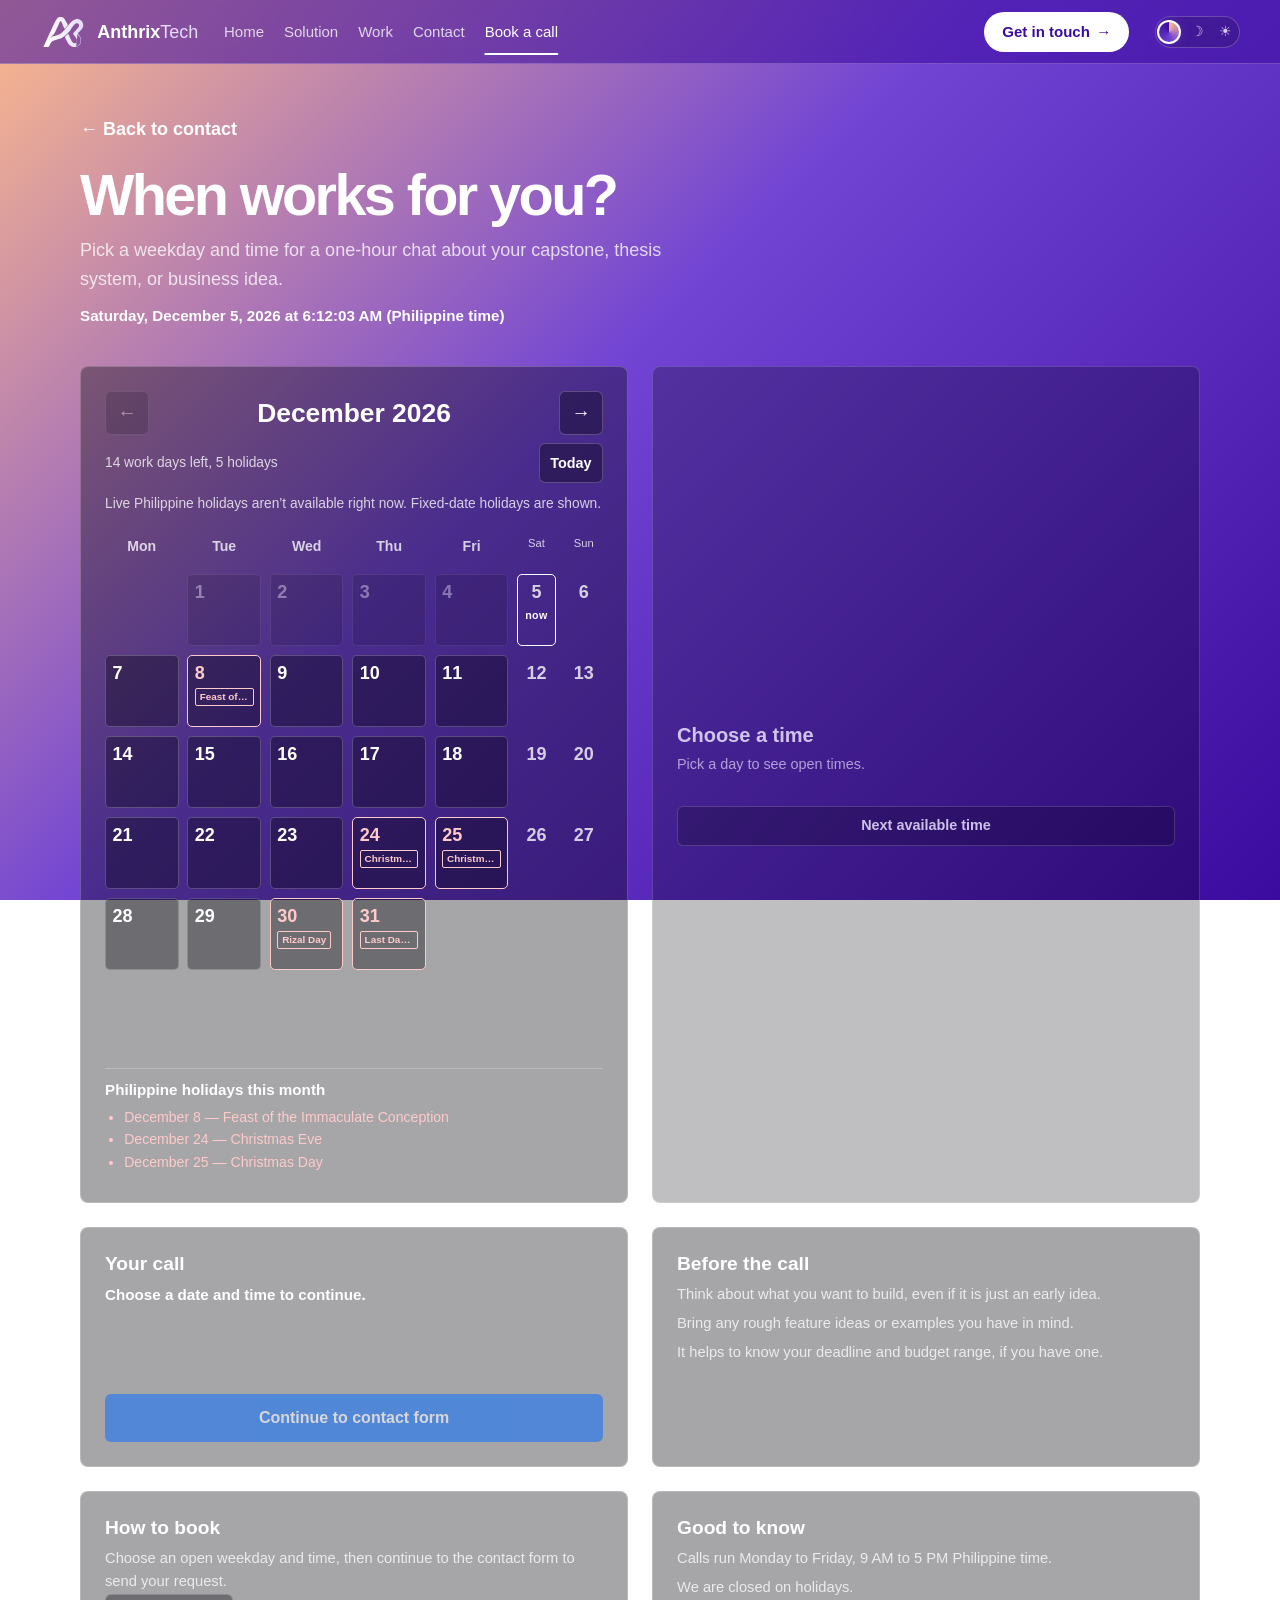
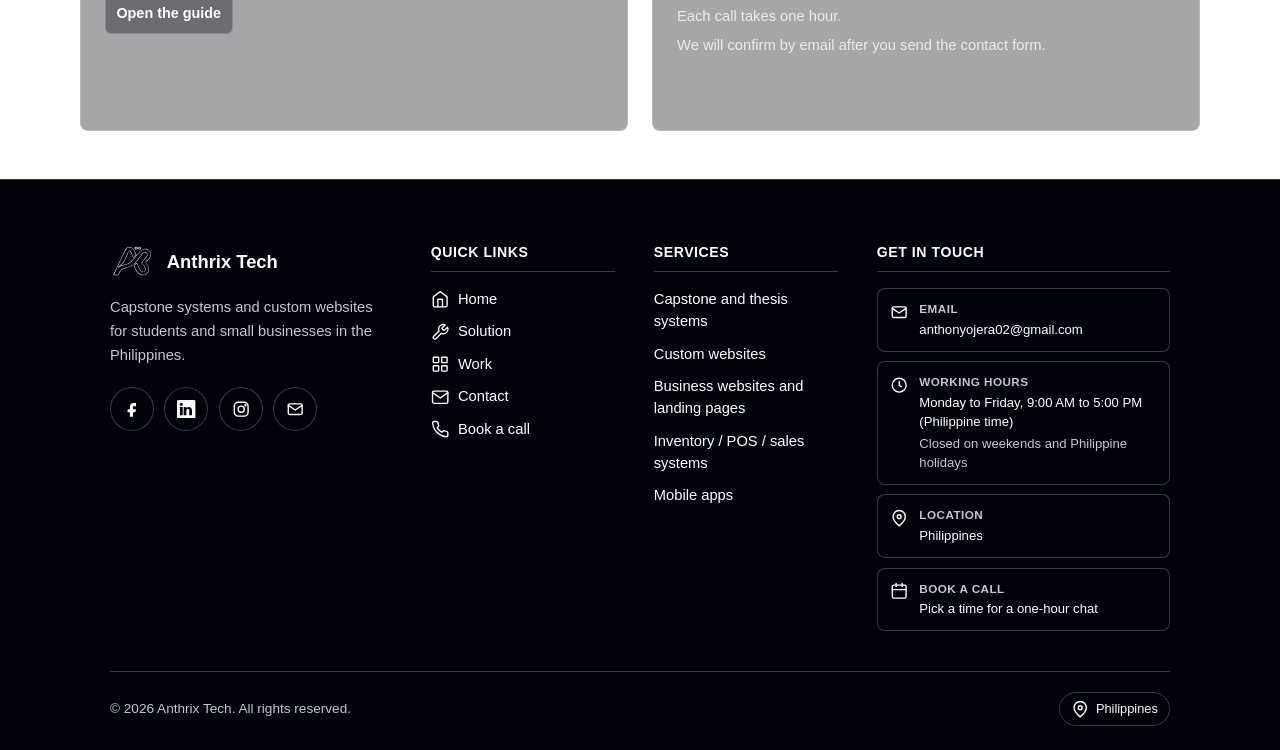
<file: book-a-call.html>
<!DOCTYPE html>
<html lang="en" data-theme="brand">
<head>
  <meta charset="UTF-8">
  <meta name="viewport" content="width=device-width, initial-scale=1, viewport-fit=cover">
  <title>Book a call | Anthrix Tech</title>
  <link rel="icon" href="images/favicon.ico" sizes="any">
  <link rel="icon" href="images/favicon.svg" type="image/svg+xml">
  <link rel="icon" type="image/png" sizes="32x32" href="images/favicon-32.png">
  <link rel="apple-touch-icon" href="images/apple-touch-icon.png">
  <script>
    (function () {
      try {
        var saved = localStorage.getItem("theme");
        document.documentElement.setAttribute("data-theme",
          saved && ["brand", "dark", "light"].indexOf(saved) !== -1 ? saved : "brand");
      } catch (e) {
        document.documentElement.setAttribute("data-theme", "brand");
      }
    })();
  </script>
  <link href="https://cdn.jsdelivr.net/npm/bootstrap@5.3.3/dist/css/bootstrap.min.css" rel="stylesheet">
  <link rel="stylesheet" href="css/styles.css">
  <link rel="stylesheet" href="css/bubble-nav.css">
  <link rel="stylesheet" href="css/book-a-call.css">
</head>
<body>
  <div data-component="top-nav"></div>
  <main>
    <section class="booking-page" id="book-a-call" aria-labelledby="bookingTitle">
      <div class="container booking-container">
        <a class="booking-back" href="contact.html#contact">&larr; Back to contact</a>
        <header class="booking-header">
          <h1 id="bookingTitle">When works for you?</h1>
          <p>Pick a weekday and time for a one-hour chat about your capstone, thesis system, or business idea.</p>
          <p class="manila-clock" id="philippineClock" aria-live="off"></p>
        </header>

        <div class="booking-board">
          <section class="calendar-area" aria-labelledby="calendarHeading">
            <div class="month-heading">
              <button class="month-nav" id="previousMonth" type="button" aria-label="Previous month">&larr;</button>
              <h2 id="calendarHeading" aria-live="polite"></h2>
              <button class="month-nav" id="nextMonth" type="button" aria-label="Next month">&rarr;</button>
            </div>
            <div class="calendar-tools">
              <p class="month-summary" id="monthSummary" aria-live="polite"></p>
              <button class="text-button" id="todayButton" type="button">Today</button>
            </div>
            <div class="holiday-notice-slot">
              <p class="holiday-notice" id="holidayNotice" role="status" hidden></p>
            </div>
            <div class="calendar-grid" id="calendarGrid" role="group" aria-label="Choose a date" aria-keyshortcuts="ArrowLeft ArrowRight ArrowUp ArrowDown PageUp PageDown" tabindex="-1"></div>
            <section class="month-holidays" aria-labelledby="holidayHeading">
              <h3 id="holidayHeading">Philippine holidays this month</h3>
              <ul id="holidayList"></ul>
            </section>
          </section>

          <section class="timeline-area is-idle" id="timelineArea" aria-labelledby="timelineHeading">
            <h2 id="timelineHeading">Choose a time</h2>
            <p class="timeline-prompt" id="timelinePrompt">Pick a day to see open times.</p>
            <p class="timeline-date" id="timelineDate"></p>
            <div class="timeline" id="timeLine" role="group" aria-label="Available one-hour start times"></div>
            <button class="text-button next-available-button" id="nextAvailableButton" type="button">Next available time</button>
          </section>
        </div>

        <div class="booking-details-grid">
          <section class="detail-card your-call-card" aria-labelledby="yourCallHeading">
            <h2 id="yourCallHeading">Your call</h2>
            <p class="selection-summary" id="bookingSummary" aria-live="polite">Choose a date and time to continue.</p>
            <button class="btn btn-primary continue-button" id="continueBooking" type="button" disabled>Continue to contact form</button>
          </section>

          <section class="detail-card before-call-card" aria-labelledby="beforeCallHeading">
            <h2 id="beforeCallHeading">Before the call</h2>
            <p>Think about what you want to build, even if it is just an early idea.</p>
            <p>Bring any rough feature ideas or examples you have in mind.</p>
            <p>It helps to know your deadline and budget range, if you have one.</p>
          </section>

          <section class="detail-card how-to-book-card" aria-labelledby="howToBookHeading">
            <h2 id="howToBookHeading">How to book</h2>
            <p>Choose an open weekday and time, then continue to the contact form to send your request.</p>
            <button class="text-button" id="openGuide" type="button">Open the guide</button>
          </section>

          <section class="detail-card good-to-know-card" aria-labelledby="goodToKnowHeading">
            <h2 id="goodToKnowHeading">Good to know</h2>
            <p>Calls run Monday to Friday, 9 AM to 5 PM Philippine time.</p>
            <p>We are closed on holidays.</p>
            <p>Each call takes one hour.</p>
            <p>We will confirm by email after you send the contact form.</p>
          </section>
        </div>
      </div>
    </section>
  </main>

  <div class="guide-backdrop" id="guideBackdrop" hidden>
    <section class="guide-dialog" id="guideDialog" role="dialog" aria-modal="true" aria-labelledby="guideStepTitle" tabindex="-1">
      <header class="guide-header">
        <div>
          <p class="guide-progress" id="guideProgress" aria-live="polite">Step 1 of 7</p>
          <h2 id="guideStepTitle" tabindex="-1">Pick a work day</h2>
        </div>
        <button class="guide-close" id="closeGuide" type="button" aria-label="Close guide">&times;</button>
      </header>

      <div class="guide-content">
        <figure class="guide-screenshot">
          <img
            class="guide-screenshot-image"
            id="guideScreenshot"
            src="images/manual/step-1.png"
            alt="November 2026 booking calendar with weekday dates and month navigation"
            draggable="false">
          <div class="guide-screenshot-fallback" id="guideScreenshotFallback" hidden>Screenshot coming</div>
          <div class="guide-highlight-layer" id="guideHighlightLayer" aria-hidden="true"></div>
        </figure>
        <ol class="guide-descriptions" id="guideDescriptions" aria-label="What to do on this step"></ol>
        <nav class="guide-step-nav" aria-label="Guide steps">
          <div class="guide-dots" id="guideDots"></div>
          <p class="guide-progress guide-progress-bottom" id="guideProgressBottom">Step 1 of 7</p>
        </nav>
      </div>

      <footer class="guide-controls">
        <button class="text-button" id="guideBack" type="button" disabled>Back</button>
        <button class="btn btn-primary" id="guideNext" type="button">Next</button>
      </footer>
    </section>
  </div>

  <div data-component="footer"></div>
  <script src="js/components.js"></script>
  <script src="js/script.js"></script>
  <script src="js/availability.js"></script>
  <script src="js/book-a-call.js"></script>
  <script src="js/bubble-nav.js" defer></script>
</body>
</html>
</file>
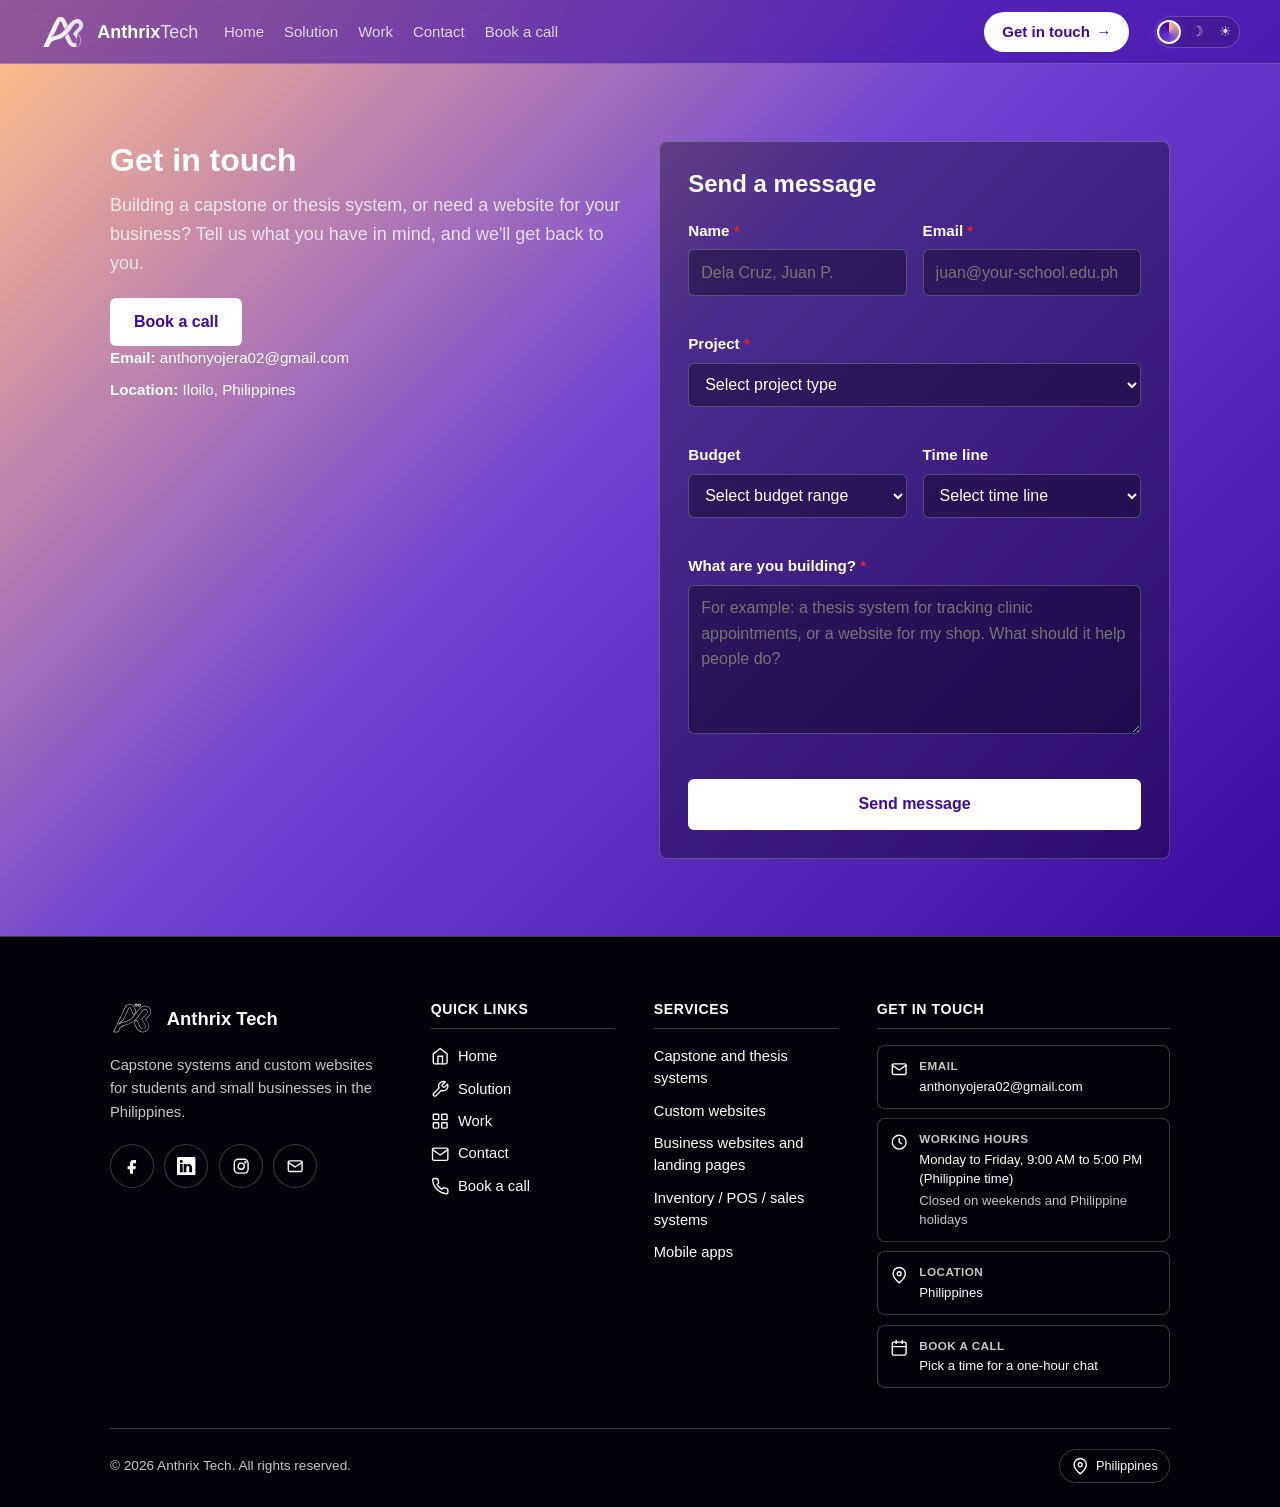
<file: contact.html>
<!DOCTYPE html>
<html lang="en" data-theme="brand">
<head>
  <meta charset="UTF-8">
  <meta name="viewport" content="width=device-width, initial-scale=1, viewport-fit=cover">
  <title>Anthrix Tech</title>
  <link rel="icon" href="images/favicon.ico" sizes="any">
  <link rel="icon" href="images/favicon.svg" type="image/svg+xml">
  <link rel="icon" type="image/png" sizes="32x32" href="images/favicon-32.png">
  <link rel="apple-touch-icon" href="images/apple-touch-icon.png">
  <script>
    (function () {
      try {
        var saved = localStorage.getItem("theme");
        if (saved && ["brand", "dark", "light"].indexOf(saved) !== -1) {
          document.documentElement.setAttribute("data-theme", saved);
        } else {
          document.documentElement.setAttribute("data-theme", "brand");
        }
      } catch (e) {
        document.documentElement.setAttribute("data-theme", "brand");
      }
    })();
  </script>
  <link href="https://cdn.jsdelivr.net/npm/bootstrap@5.3.3/dist/css/bootstrap.min.css" rel="stylesheet" integrity="sha384-QWTKZyjlE5O8YJ+8z8zYJp9BZK7B2qG8W7S5hF7Z5K6B8C9D9E9F9A9B9C9D9E9F9A9B9C9D9E9F9A9B9C9" crossorigin="anonymous">
  <link rel="stylesheet" href="css/styles.css">
  <link rel="stylesheet" href="css/bubble-nav.css">
</head>
<body>
  <div data-component="top-nav"></div>

  <main>
    <section id="contact" class="contact-section">
      <div class="container">
        <div class="contact-inner" id="book-a-call">
          <div class="contact-info">
            <h2>Get in touch</h2>
            <p>Building a capstone or thesis system, or need a website for your business? Tell us what you have in mind, and we'll get back to you.</p>
            <a class="btn btn-primary" href="book-a-call.html">Book a call</a>
            <ul class="contact-details">
              <li><strong>Email:</strong> anthonyojera02@gmail.com</li>
              <li><strong>Location:</strong> Iloilo, Philippines</li>
            </ul>
          </div>

          <form id="contactForm" class="contact-form" novalidate action="https://formspree.io/f/mqppoldb" method="POST">
            <p class="call-booking-summary" id="callBookingSummary" hidden></p>
            <h2>Send a message</h2>
            <input type="hidden" id="callDate" name="call_date" value="">
            <input type="hidden" id="callTime" name="call_time" value="">

            <div class="form-row">
              <div class="field">
                <label for="name">Name <span class="req">*</span></label>
                <input type="text" id="name" name="name" placeholder="Dela Cruz, Juan P." required minlength="2" pattern="[A-Za-zÀ-ÖØ-öø-ÿ][A-Za-zÀ-ÖØ-öø-ÿ.'-]*(?: [A-Za-zÀ-ÖØ-öø-ÿ][A-Za-zÀ-ÖØ-öø-ÿ.'-]*)*,\s*[A-Za-zÀ-ÖØ-öø-ÿ][A-Za-zÀ-ÖØ-öø-ÿ'-]*(?: [A-Za-zÀ-ÖØ-öø-ÿ][A-Za-zÀ-ÖØ-öø-ÿ'-]*)*(?:\s+[A-Za-z]\.)?" aria-invalid="false" aria-describedby="nameError">
                <span class="error" id="nameError" aria-live="polite"></span>
              </div>
              <div class="field">
                <label for="email">Email <span class="req">*</span></label>
                <input type="email" id="email" name="email" placeholder="juan@your-school.edu.ph" required maxlength="254" aria-invalid="false" aria-describedby="emailError">
                <span class="error" id="emailError" aria-live="polite"></span>
              </div>
            </div>

            <div class="field full">
              <label for="project">Project <span class="req">*</span></label>
              <select id="project" name="project" required aria-invalid="false" aria-describedby="projectError">
                <option value="" selected disabled>Select project type</option>
                <option value="capstone-thesis-system">Capstone / thesis system</option>
                <option value="custom-website">Custom website</option>
                <option value="business-website-landing-page">Business website or landing page</option>
                <option value="inventory-pos-sales-system">Inventory / POS / sales system</option>
                <option value="mobile-app">Mobile app</option>
                <option value="other">Other (not listed)</option>
              </select>
              <span class="error" id="projectError" aria-live="polite"></span>
            </div>

            <div class="form-row">
              <div class="field">
                <label for="budget">Budget</label>
                <select id="budget" name="budget" aria-invalid="false" aria-describedby="budgetError">
                  <option value="">Select budget range</option>
                  <option value="under-5k">Under ₱5,000</option>
                  <option value="5k-15k">₱5,000 &ndash; ₱15,000</option>
                  <option value="15k-30k">₱15,000 &ndash; ₱30,000</option>
                  <option value="30k-60k">₱30,000 &ndash; ₱60,000</option>
                  <option value="over-60k">Over ₱60,000</option>
                  <option value="not-sure">Not sure yet</option>
                </select>
                <span class="error" id="budgetError" aria-live="polite"></span>
              </div>
              <div class="field">
                <label for="timeline">Time line</label>
                <select id="timeline" name="timeline" aria-invalid="false" aria-describedby="timelineError">
                  <option value="">Select time line</option>
                  <option value="asap">As soon as possible</option>
                  <option value="1-month">Within 1 month</option>
                  <option value="3-months">Within 3 months</option>
                  <option value="6-months">Within 6 months</option>
                  <option value="flexible">Flexible</option>
                </select>
                <span class="error" id="timelineError"></span>
              </div>
            </div>

            <div class="field full">
              <label for="building">What are you building? <span class="req">*</span></label>
              <textarea id="building" name="building" rows="5" placeholder="For example: a thesis system for tracking clinic appointments, or a website for my shop. What should it help people do?" required minlength="10" aria-invalid="false" aria-describedby="buildingError"></textarea>
              <span class="error" id="buildingError" aria-live="polite"></span>
            </div>

            <button type="submit" class="btn btn-primary btn-submit" id="submitBtn">Send message</button>
            <div class="form-message" id="formMessage"></div>
          </form>
        </div>
      </div>
    </section>
  </main>
  <div data-component="footer"></div>
  <script src="js/components.js"></script>
  <script src="js/script.js"></script>
  <script src="js/bubble-nav.js" defer></script>
</body>
</html>
</file>
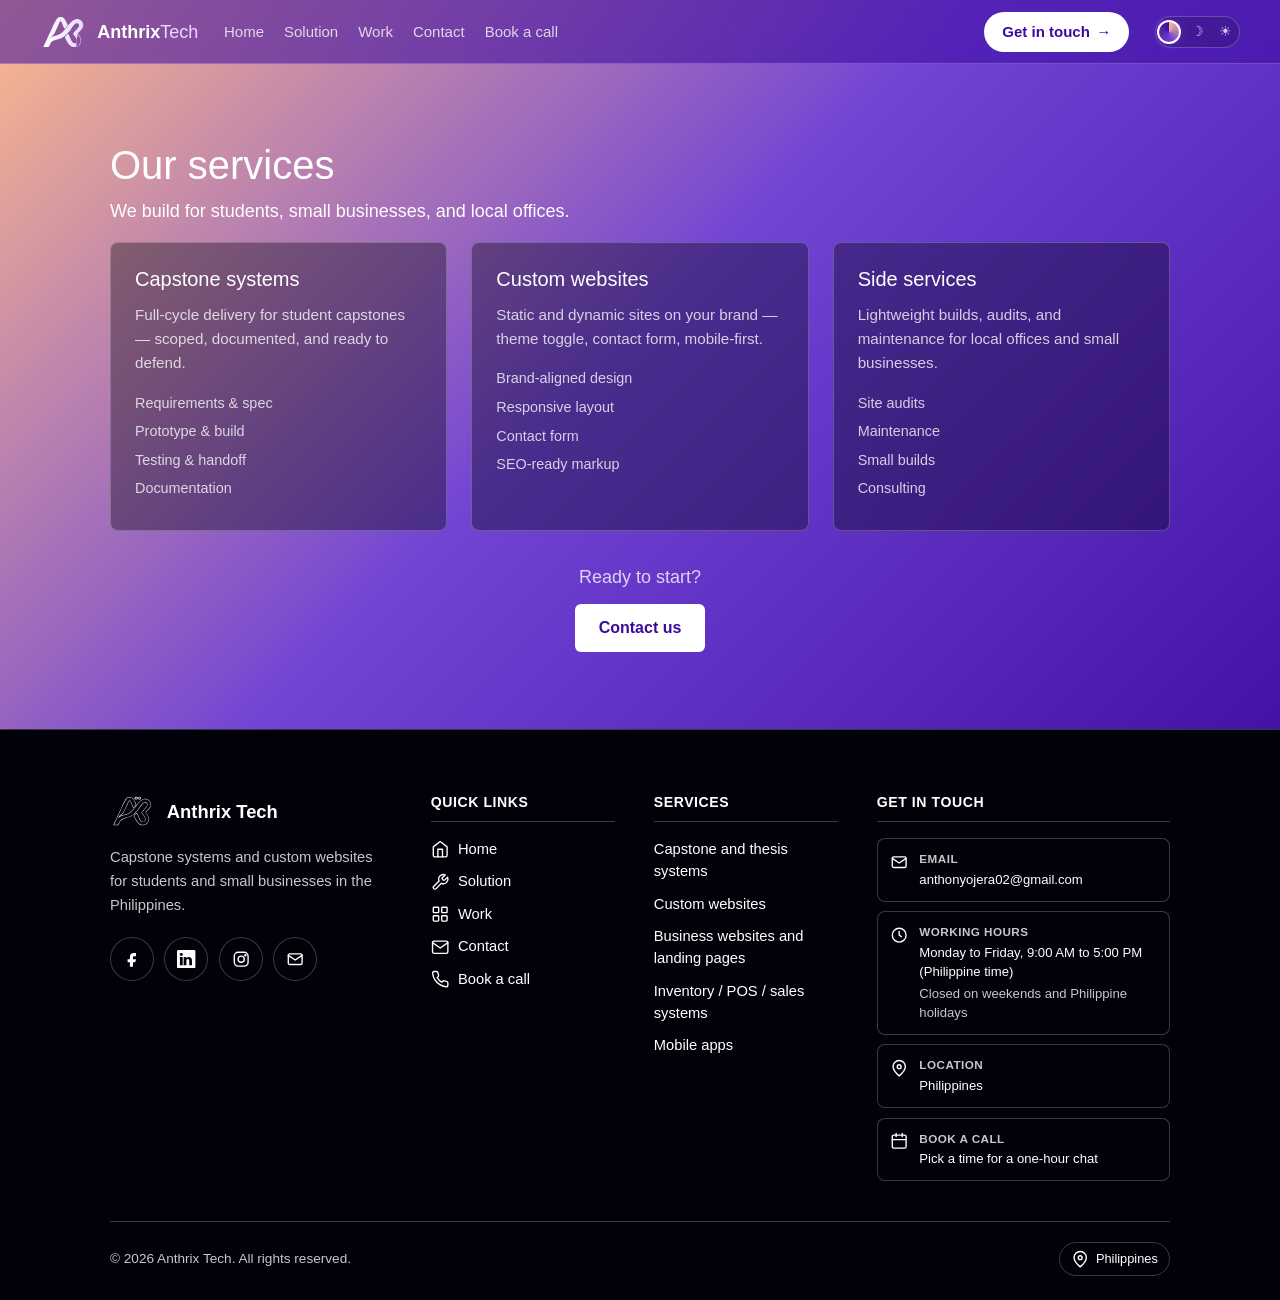
<file: services.html>
<!DOCTYPE html>
<html lang="en" data-theme="brand">
<head>
  <meta charset="UTF-8">
  <meta name="viewport" content="width=device-width, initial-scale=1, viewport-fit=cover">
  <title>Anthrix Tech</title>
  <link rel="icon" href="images/favicon.ico" sizes="any">
  <link rel="icon" href="images/favicon.svg" type="image/svg+xml">
  <link rel="icon" type="image/png" sizes="32x32" href="images/favicon-32.png">
  <link rel="apple-touch-icon" href="images/apple-touch-icon.png">
  <script>
    (function () {
      try {
        var saved = localStorage.getItem("theme");
        if (saved && ["brand", "dark", "light"].indexOf(saved) !== -1) {
          document.documentElement.setAttribute("data-theme", saved);
        } else {
          document.documentElement.setAttribute("data-theme", "brand");
        }
      } catch (e) {
        document.documentElement.setAttribute("data-theme", "brand");
      }
    })();
  </script>
  <link href="https://cdn.jsdelivr.net/npm/bootstrap@5.3.3/dist/css/bootstrap.min.css" rel="stylesheet" integrity="sha384-QWTKZyjlE5O8YJ+8z8zYJp9BZK7B2qG8W7S5hF7Z5K6B8C9D9E9F9A9B9C9D9E9F9A9B9C9D9E9F9A9B9C9" crossorigin="anonymous">
  <link rel="stylesheet" href="css/styles.css">
  <link rel="stylesheet" href="css/bubble-nav.css">
</head>
<body>
  <div data-component="top-nav"></div>

  <main>
    <section id="solution" class="services-section">
      <div class="container">
        <h1>Our services</h1>
        <p>We build for students, small businesses, and local offices.</p>

        <div class="service-grid">
          <div class="service-card">
            <h3>Capstone systems</h3>
            <p>Full-cycle delivery for student capstones &mdash; scoped, documented, and ready to defend.</p>
            <ul class="service-list">
              <li>Requirements &amp; spec</li>
              <li>Prototype &amp; build</li>
              <li>Testing &amp; handoff</li>
              <li>Documentation</li>
            </ul>
          </div>
          <div class="service-card">
            <h3>Custom websites</h3>
            <p>Static and dynamic sites on your brand &mdash; theme toggle, contact form, mobile-first.</p>
            <ul class="service-list">
              <li>Brand-aligned design</li>
              <li>Responsive layout</li>
              <li>Contact form</li>
              <li>SEO-ready markup</li>
            </ul>
          </div>
          <div class="service-card">
            <h3>Side services</h3>
            <p>Lightweight builds, audits, and maintenance for local offices and small businesses.</p>
            <ul class="service-list">
              <li>Site audits</li>
              <li>Maintenance</li>
              <li>Small builds</li>
              <li>Consulting</li>
            </ul>
          </div>
        </div>

        <div class="cta">
          <p>Ready to start?</p>
          <a href="contact.html" class="btn btn-primary">Contact us</a>
        </div>
      </div>
    </section>
  </main>
  <div data-component="footer"></div>
  <script src="js/components.js"></script>
  <script src="js/script.js"></script>
  <script src="js/bubble-nav.js" defer></script>
</body>
</html>
</file>
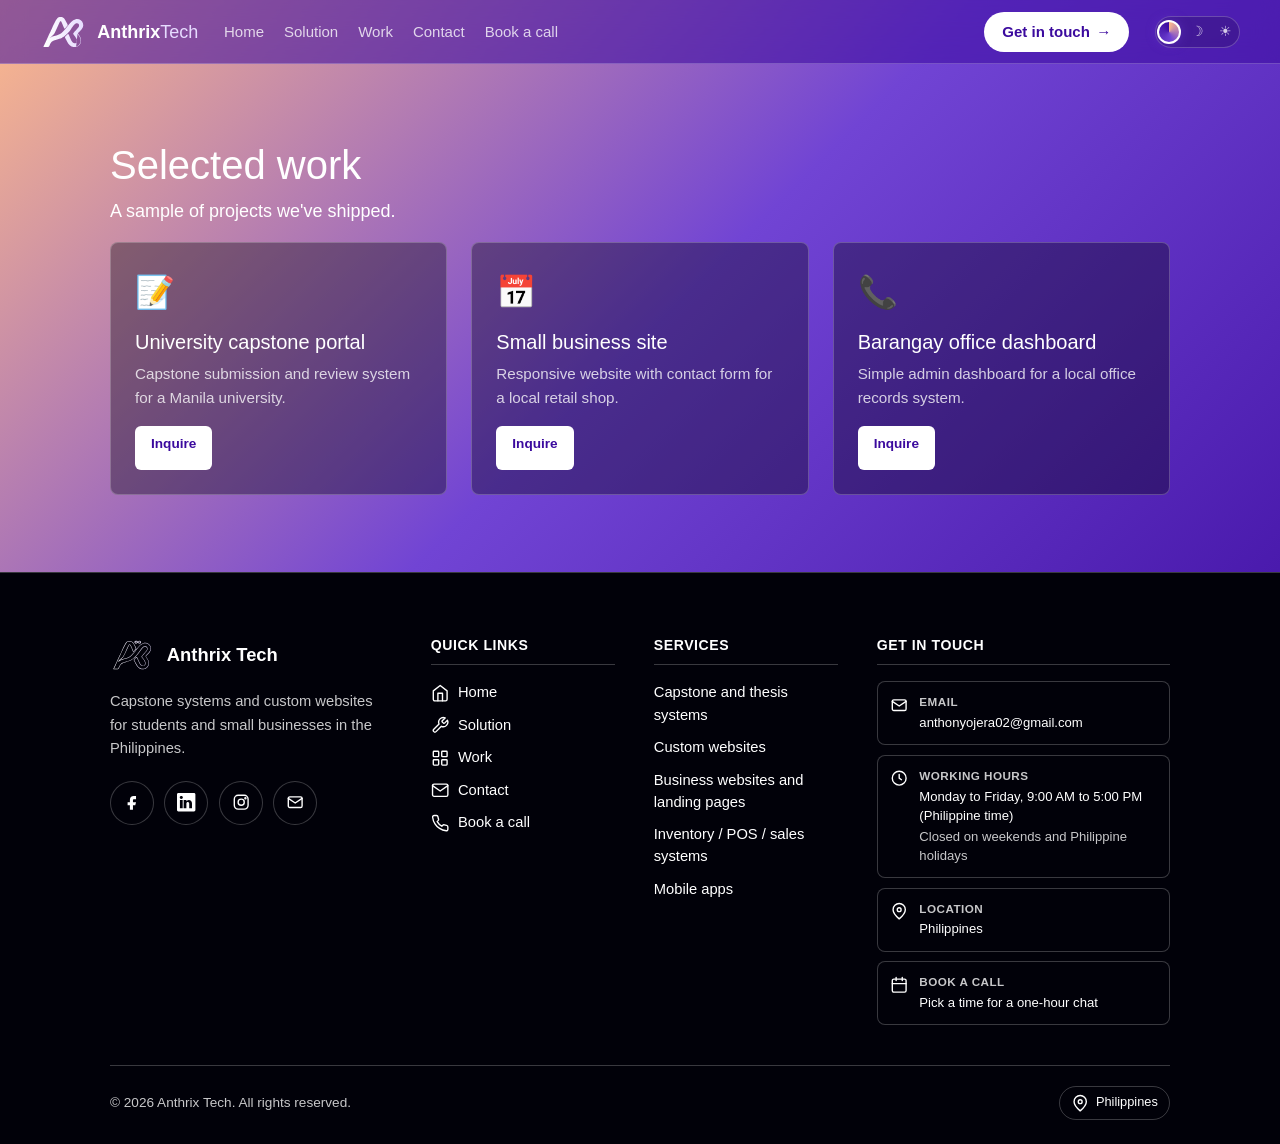
<file: work.html>
<!DOCTYPE html>
<html lang="en" data-theme="brand">
<head>
  <meta charset="UTF-8">
  <meta name="viewport" content="width=device-width, initial-scale=1, viewport-fit=cover">
  <title>Anthrix Tech</title>
  <link rel="icon" href="images/favicon.ico" sizes="any">
  <link rel="icon" href="images/favicon.svg" type="image/svg+xml">
  <link rel="icon" type="image/png" sizes="32x32" href="images/favicon-32.png">
  <link rel="apple-touch-icon" href="images/apple-touch-icon.png">
  <script>
    (function () {
      try {
        var saved = localStorage.getItem("theme");
        if (saved && ["brand", "dark", "light"].indexOf(saved) !== -1) {
          document.documentElement.setAttribute("data-theme", saved);
        } else {
          document.documentElement.setAttribute("data-theme", "brand");
        }
      } catch (e) {
        document.documentElement.setAttribute("data-theme", "brand");
      }
    })();
  </script>
  <link href="https://cdn.jsdelivr.net/npm/bootstrap@5.3.3/dist/css/bootstrap.min.css" rel="stylesheet" integrity="sha384-QWTKZyjlE5O8YJ+8z8zYJp9BZK7B2qG8W7S5hF7Z5K6B8C9D9E9F9A9B9C9D9E9F9A9B9C9D9E9F9A9B9C9" crossorigin="anonymous">
  <link rel="stylesheet" href="css/styles.css">
  <link rel="stylesheet" href="css/bubble-nav.css">
</head>
<body>
  <div data-component="top-nav"></div>

  <main>
    <section id="work" class="work-section">
      <div class="container">
        <h1>Selected work</h1>
        <p>A sample of projects we've shipped.</p>

        <div class="work-grid">
          <article class="work-card">
            <div class="work-thumb">&#128221;</div>
            <h3>University capstone portal</h3>
            <p>Capstone submission and review system for a Manila university.</p>
            <a href="contact.html?project=capstone-portal" class="btn btn-primary" style="font-size:0.85rem;padding:0.5rem 1rem;">Inquire</a>
          </article>
          <article class="work-card">
            <div class="work-thumb">&#128197;</div>
            <h3>Small business site</h3>
            <p>Responsive website with contact form for a local retail shop.</p>
            <a href="contact.html?project=small-biz-site" class="btn btn-primary" style="font-size:0.85rem;padding:0.5rem 1rem;">Inquire</a>
          </article>
          <article class="work-card">
            <div class="work-thumb">&#128222;</div>
            <h3>Barangay office dashboard</h3>
            <p>Simple admin dashboard for a local office records system.</p>
            <a href="contact.html?project=barangay-dashboard" class="btn btn-primary" style="font-size:0.85rem;padding:0.5rem 1rem;">Inquire</a>
          </article>
        </div>
      </div>
    </section>
  </main>
  <div data-component="footer"></div>
  <script src="js/components.js"></script>
  <script src="js/script.js"></script>
  <script src="js/bubble-nav.js" defer></script>
</body>
</html>
</file>
<file: css/styles.css>
/* Anthrix Tech - Static site styles */

/* ============================================================
   1. RESET & BASE
   ============================================================ */
*, *::before, *::after {
  box-sizing: border-box;
  margin: 0;
  padding: 0;
}

html {
  -webkit-text-size-adjust: 100%;
  text-size-adjust: 100%;
  scroll-behavior: smooth;
  scroll-padding-top: var(--nav-height);
  --nav-height: 64px;
}

@media (prefers-reduced-motion: reduce) {
  html {
    scroll-behavior: auto;
  }
}

/* ============================================================
   2. THEME COLORS (3 themes: brand, dark, light)
      Edit colors here to rebrand. Default = brand.
      --tech-color controls the color of the word "Tech" in the nav.
   ============================================================ */

/* Brand theme - DEFAULT */
html[data-theme="brand"] {
  --bg: linear-gradient(135deg, #FDBA8C 0%, #7144D4 45%, #3B0A9E 100%);
  --surface: rgba(1, 1, 9, 0.35);
  --text: #FFFFFF;
  --muted: rgba(255, 255, 255, 0.78);
  --accent: #FFFFFF;
  --btn: #FFFFFF;
  --on-btn: #3B0A9E;
  --border: rgba(255, 255, 255, 0.22);
  /* Logo gradient colors per theme */
  --logo-a: #FFFFFF;
  --logo-b: #E6DCFF;
  /* "Tech" wordmark color */
  --tech-color: #E6DCFF;
}

/* Black theme */
html[data-theme="dark"] {
  --bg: #010109;
  --surface: #0E0E1F;
  --text: #F2F2F0;
  --muted: #A3A3B8;
  --accent: #8B93FF;
  --btn: #2B36D9;
  --on-btn: #FFFFFF;
  --border: rgba(242, 242, 240, 0.14);
  /* Logo gradient colors per theme */
  --logo-a: #8B93FF;
  --logo-b: #C9B8FF;
  /* "Tech" wordmark color */
  --tech-color: #C9B8FF;
}

/* White theme */
html[data-theme="light"] {
  --bg: #F2F2F0;
  --surface: #FFFFFF;
  --text: #010109;
  --muted: #52525F;
  --accent: #2B36D9;
  --btn: #2B36D9;
  --on-btn: #FFFFFF;
  --border: rgba(1, 1, 9, 0.12);
  /* Logo gradient colors per theme */
  --logo-a: #2B36D9;
  --logo-b: #6F86E8;
  /* "Tech" wordmark color */
  --tech-color: #6F86E8;
}

/* ============================================================
   3. BODY & GLOBAL
   ============================================================ */
body {
  margin: 0;
  overflow-x: hidden;
  font-family: -apple-system, BlinkMacSystemFont, "Segoe UI", Roboto,
    "Helvetica Neue", Arial, sans-serif;
  color: var(--text);
  line-height: 1.6;
  background: var(--bg);
  background-attachment: fixed;
  transition: background 0.3s ease, color 0.3s ease;
  font-size: clamp(1rem, 1.6vw, 1.125rem);
}

img, svg, video, canvas, iframe {
  max-width: 100%;
  height: auto;
  display: block;
}

/* Shared container used by nav, hero, every section, and footer */
:root {
  --gutter: clamp(16px, 4vw, 40px);
}

.container {
  width: min(100% - 2 * var(--gutter), 1280px);
  margin-inline: auto;
  padding-inline: var(--gutter);
}

/* Soft dark overlay behind text areas on Brand theme so white text stays readable */
html[data-theme="brand"] .text-overlay {
  background: rgba(1, 1, 9, 0.25);
  border-radius: 8px;
}

a {
  color: var(--accent);
  text-decoration: none;
}
a:hover {
  text-decoration: underline;
}

/* Focus styles for keyboard accessibility */
*:focus-visible {
  outline: 2px solid var(--accent);
  outline-offset: 2px;
}

/* ============================================================
   4. TOP NAVIGATION BAR
      768px and up  -> full top navigation (this section)
      Phones        -> floating bubble navigation (bubble-nav.css)
   ============================================================ */

.site-nav {
  position: sticky;
  top: 0;
  z-index: 1000;
  height: var(--nav-height, 76px);
  backdrop-filter: blur(12px);
  -webkit-backdrop-filter: blur(12px);
  border-bottom: 1px solid var(--border);
  transition: background 0.3s ease, border-color 0.3s ease;
}

html[data-theme="brand"] .site-nav {
  background: rgba(59, 10, 158, 0.55);
}
html[data-theme="dark"] .site-nav {
  background: rgba(1, 1, 9, 0.72);
}
html[data-theme="light"] .site-nav {
  background: rgba(242, 242, 240, 0.82);
}

.nav-inner {
  display: flex;
  align-items: center;
  flex-wrap: nowrap;
  height: 100%;
  width: 100%;
  margin: 0;
  padding: 0 var(--gutter);
  gap: clamp(12px, 2vw, 28px);
  justify-content: flex-start;
}

/* Brand: logo + wordmark */
.brand {
  display: flex;
  align-items: center;
  gap: 10px; /* space between the logo and the wordmark only */
  flex-shrink: 0;
  text-decoration: none;
}

.logo {
  height: 36px;
  width: auto;
  display: block;
  overflow: visible;
}

/* Wordmark: "Anthrix" + "Tech" sit flush together (AnthrixTech) */
.brand-name {
  display: flex;
  align-items: center;
  gap: 0;
  column-gap: 0;
  white-space: nowrap;
  word-spacing: 0;
  letter-spacing: 0;
  font-size: clamp(1rem, 1.3vw, 1.15rem);
}

.brand-main {
  margin: 0;
  padding: 0;
  font-weight: 700;
  color: var(--text);
  line-height: 1;
}

.brand-sub {
  margin: 0;
  padding: 0;
  font-weight: 500;
  color: var(--tech-color);
  line-height: 1;
}

/* Nav menu */
.nav-menu {
  display: flex;
  align-items: center;
  gap: 20px;
  flex: 1 1 auto;
  min-width: 0;
}

.nav-links {
  display: flex;
  gap: 20px;
  list-style: none;
  margin: 0;
  padding: 0;
}

.nav-links li a {
  font-size: 0.95rem;
  font-weight: 500;
  color: var(--muted);
  white-space: nowrap;
  text-decoration: none;
  position: relative;
  display: inline-block;
  transition: color 0.3s ease, transform 0.3s ease;
}

.nav-links li a:hover,
.nav-links li a:focus-visible {
  color: var(--accent);
  transform: translateY(-1px);
}

.nav-links li a::after {
  content: "";
  position: absolute;
  bottom: -1px;
  left: 50%;
  width: 0;
  height: 2px;
  background: var(--accent);
  border-radius: 2px;
  transition: width 0.3s ease, left 0.3s ease;
  transform: translateX(-50%);
}

.nav-links li a:hover::after,
.nav-links li a:focus-visible::after {
  width: 100%;
}

.nav-links li a.active {
  color: var(--accent);
}

.nav-links li a.active::after {
  width: 100%;
}

@media (prefers-reduced-motion: reduce) {
  .nav-links li a,
  .nav-links li a::after {
    transition: none !important;
  }
  .nav-links li a:hover,
  .nav-links li a:focus-visible {
    transform: none;
  }
}

.nav-link-book {
  font-size: 0.95rem;
  font-weight: 500;
  color: var(--muted);
  white-space: nowrap;
  text-decoration: none;
}

.nav-link-book:hover {
  color: var(--text);
}

/* Theme switcher - reused markup, compact */
.theme-segmented {
  display: flex;
  gap: 0.25rem;
  background: rgba(0, 0, 0, 0.15);
  padding: 0.2rem;
  border-radius: 20px;
  border: 1px solid var(--border);
  height: 36px;
  flex-shrink: 0;
}

.theme-option {
  width: 28px;
  height: 28px;
  border-radius: 50%;
  border: none;
  background: transparent;
  cursor: pointer;
  display: flex;
  align-items: center;
  justify-content: center;
  color: var(--muted);
  transition: all 0.2s ease;
  font-size: 0.9rem;
}

.theme-option:hover {
  background: rgba(255, 255, 255, 0.1);
  color: var(--text);
}

.theme-option[aria-checked="true"] {
  background: var(--btn);
  color: var(--on-btn);
  box-shadow: 0 0 12px rgba(113, 68, 212, 0.4);
}

/* Icon-only theme buttons - gradient dot, moon, sun */
.theme-icon-brand {
  background: conic-gradient(
    from 0deg,
    #FDBA8C 0%,
    #7144D4 45%,
    #3B0A9E 100%
  );
  width: 20px;
  height: 20px;
  border-radius: 50%;
  display: inline-block;
}
.theme-icon-moon {
  font-size: 0.85rem;
}
.theme-icon-sun {
  font-size: 0.85rem;
}

/* Get in touch button (top nav, tablet + desktop) */
.btn-touch.btn-touch--desktop {
  display: inline-flex;
  align-items: center;
  justify-content: center;
  gap: 0.4rem;
  flex-shrink: 0;
  margin-left: auto;
  padding: 0.7rem 1.25rem;
  font-size: 0.95rem;
  background: var(--btn);
  color: var(--on-btn);
  border-radius: 999px;
  text-decoration: none;
  border: none;
  cursor: pointer;
  transition: all 0.2s ease;
}

.btn-touch.btn-touch--desktop:hover {
  background: var(--accent);
  color: var(--on-btn);
  text-decoration: none;
  transform: translateY(-1px);
}

/* Tablet: tighten spacing so the full top nav fits */
@media (min-width: 768px) and (max-width: 1179px) {
  .nav-links { gap: 20px; }
  .nav-links li a { font-size: 15px; }
}

/* Narrow tablet: drop the CTA button so nothing overflows */
@media (min-width: 768px) and (max-width: 1023px) {
  html {
    --nav-height: 56px;
  }
  .site-nav {
    height: var(--nav-height);
  }
  .btn-touch--desktop { display: none; }
}

/* Under 380px: hide only "Tech", never the logo */
@media (max-width: 380px) {
  .brand-sub {
    display: none;
  }
}

/* Ensure nothing ever pushes past the viewport on any device */
@media (max-width: 767px) {
  .nav-inner {
    flex-wrap: nowrap;
  }
  .brand {
    flex-shrink: 1;
    min-width: 0;
  }
  .brand-name {
    flex-shrink: 1;
    min-width: 0;
  }
}

/* ============================================================
   5. SHARED FOOTER
   ============================================================ */
.site-footer {
  margin-top: auto;
  padding: clamp(2.5rem, 5vw, 4rem) 0 1.5rem;
  border-top: 1px solid var(--border);
  background: rgb(from var(--surface) r g b / 1);
  color: var(--text);
}

.footer-inner {
  display: block;
}

.footer-main {
  display: grid;
  grid-template-columns: minmax(0, 1.3fr) minmax(0, 0.85fr) minmax(0, 0.85fr) minmax(0, 1.35fr);
  gap: clamp(1.5rem, 3vw, 3rem);
}

.footer-brand-column {
  min-width: 0;
}

.footer-brand {
  display: flex;
  align-items: center;
  gap: 0.75rem;
  width: fit-content;
  color: var(--text);
  font-size: 1.15rem;
  font-weight: 750;
  text-decoration: none;
}

.footer-brand-mark {
  display: block;
  flex: 0 0 2.8rem;
  width: 2.8rem;
  height: 2.2rem;
  background: linear-gradient(90deg, var(--logo-a), var(--logo-b));
  -webkit-mask: url("../images/anthrix-tech-mark.svg") center / contain no-repeat;
  mask: url("../images/anthrix-tech-mark.svg") center / contain no-repeat;
}

.footer-tagline {
  max-width: 34ch;
  margin: 1.1rem 0 1.25rem;
  color: var(--muted);
  font-size: 0.92rem;
}

.footer-socials {
  display: flex;
  gap: 0.65rem;
}

.footer-social-link {
  display: grid;
  width: 2.75rem;
  height: 2.75rem;
  place-items: center;
  border: 1px solid var(--border);
  border-radius: 50%;
  background: rgb(from var(--surface) r g b / 1);
  color: var(--text);
}

.footer-social-link svg,
.footer-quick-links svg,
.footer-contact-card > svg,
.footer-location-pill svg {
  width: 1.15rem;
  height: 1.15rem;
  flex: 0 0 auto;
  fill: none;
  stroke: currentColor;
  stroke-width: 1.8;
  stroke-linecap: round;
  stroke-linejoin: round;
}

.footer-social-link:first-child svg {
  fill: currentColor;
  stroke: none;
}

.footer-social-link .bi-linkedin {
  fill: currentColor;
  stroke: none;
}

.footer-link-column,
.footer-contact-column {
  min-width: 0;
}

.footer-column-heading {
  margin: 0 0 1rem;
  padding-bottom: 0.65rem;
  border-bottom: 1px solid var(--border);
  color: var(--text);
  font-size: 0.88rem;
  font-weight: 700;
  letter-spacing: 0.04em;
  text-transform: uppercase;
}

.footer-link-list {
  display: grid;
  gap: 0.65rem;
  margin: 0;
  padding: 0;
  list-style: none;
}

.footer-link-list a {
  display: flex;
  align-items: flex-start;
  gap: 0.55rem;
  color: var(--text);
  font-size: 0.92rem;
  line-height: 1.5;
  text-decoration: none;
}

.footer-quick-links svg {
  margin-top: 0.15rem;
}

.footer-contact-cards {
  display: grid;
  gap: 0.6rem;
}

.footer-contact-card {
  display: flex;
  align-items: flex-start;
  gap: 0.7rem;
  min-width: 0;
  padding: 0.75rem;
  border: 1px solid var(--border);
  border-radius: 8px;
  background: rgb(from var(--surface) r g b / 1);
  color: var(--text);
  text-decoration: none;
}

.footer-contact-card > svg {
  margin-top: 0.1rem;
}

.footer-card-copy {
  display: grid;
  gap: 0.15rem;
  min-width: 0;
}

.footer-card-label {
  color: var(--muted);
  font-size: 0.73rem;
  font-weight: 700;
  letter-spacing: 0.04em;
  line-height: 1.4;
  text-transform: uppercase;
}

.footer-card-value,
.footer-card-note {
  overflow-wrap: anywhere;
  color: var(--text);
  font-size: 0.82rem;
  line-height: 1.45;
}

.footer-card-note {
  color: var(--muted);
}

.footer-bottom {
  display: flex;
  align-items: center;
  justify-content: space-between;
  gap: 1rem;
  margin-top: 2.5rem;
  padding-top: 1.25rem;
  border-top: 1px solid var(--border);
}

.footer-copy {
  margin: 0;
  font-size: 0.85rem;
  color: var(--muted);
}

.footer-location-pill {
  display: inline-flex;
  align-items: center;
  gap: 0.4rem;
  padding: 0.35rem 0.7rem;
  border: 1px solid var(--border);
  border-radius: 999px;
  color: var(--text);
  font-size: 0.8rem;
  white-space: nowrap;
}

.footer-social-link:hover,
.footer-contact-card[href]:hover {
  border-color: var(--accent);
  background: var(--btn);
  color: var(--on-btn);
  text-decoration: none;
}

.footer-contact-card[href]:hover .footer-card-label,
.footer-contact-card[href]:hover .footer-card-value,
.footer-contact-card[href]:hover .footer-card-note {
  color: var(--on-btn);
}

.site-footer a {
  transition: color 150ms ease, background-color 150ms ease, border-color 150ms ease;
}

.footer-brand:hover,
.footer-link-list a:hover {
  color: var(--accent);
  text-decoration: underline;
  text-underline-offset: 0.2em;
}

@media (max-width: 1023px) {
  .footer-main {
    grid-template-columns: repeat(2, minmax(0, 1fr));
    gap: 2rem;
  }
}

@media (max-width: 639px) {
  .footer-main {
    grid-template-columns: minmax(0, 1fr);
    gap: 1.75rem;
  }

  .footer-contact-card {
    width: 100%;
  }

  .footer-bottom {
    align-items: flex-start;
    flex-direction: column;
  }
}

@media (prefers-reduced-motion: reduce) {
  .site-footer a {
    transition: none;
  }
}

/* ============================================================
   6. EXISTING SECTION STYLES (updated to use theme variables)
   ============================================================ */

/* Hero */
.hero {
  padding: clamp(3rem, calc(var(--nav-height) + 6vw), calc(var(--nav-height) + 7rem)) 0 clamp(3rem, 6vw, 5rem);
  text-align: center;
  min-height: 100svh;
  min-height: 100vh;
  display: flex;
  flex-direction: column;
  justify-content: center;
}
.hero h1 {
  font-size: clamp(2.2rem, 7vw, 5.2rem);
  font-weight: 800;
  line-height: 1.1;
  margin: 0 0 1rem;
  color: var(--text);
}
.hero p {
  font-size: clamp(1rem, 1.6vw, 1.125rem);
  color: var(--muted);
  margin: 0 0 1.75rem;
  max-width: 52ch;
  margin-left: auto;
  margin-right: auto;
}

/* Buttons */
.btn {
  display: inline-block;
  padding: 0.75rem 1.5rem;
  border-radius: 6px;
  font-weight: 600;
  font-size: clamp(0.95rem, 1.6vw, 1rem);
  cursor: pointer;
  border: none;
  transition: background 0.2s;
  min-height: 44px;
}
.btn-primary {
  background: var(--btn);
  color: var(--on-btn);
}
.btn-primary:hover {
  background: var(--accent);
  text-decoration: none;
}

/* Features */
.features {
  padding: clamp(2.5rem, 6vw, 4rem) 0;
  background: var(--bg);
}
.feature-grid {
  display: grid;
  grid-template-columns: repeat(auto-fit, minmax(min(100%, 260px), 1fr));
  gap: clamp(1rem, 2vw, 1.5rem);
}
.feature-card {
  background: var(--surface);
  border: 1px solid var(--border);
  border-radius: 8px;
  padding: clamp(1rem, 2vw, 1.5rem);
}
.feature-card h3 {
  margin: 0 0 0.75rem;
  font-size: 1.1rem;
  color: var(--text);
}
.feature-card p {
  margin: 0;
  font-size: 0.95rem;
  color: var(--muted);
}

/* Contact */
.contact-section {
  padding: clamp(2.5rem, 6vw, 4rem) 0;
  background: var(--bg);
}
.contact-inner {
  display: grid;
  grid-template-columns: repeat(auto-fit, minmax(min(100%, 280px), 1fr));
  gap: clamp(1.5rem, 3vw, 2.5rem);
  align-items: start;
}
.contact-info h2 {
  font-size: clamp(1.5rem, 3vw, 2rem);
  font-weight: 800;
  margin: 0 0 0.75rem;
  color: var(--text);
}
.contact-info p {
  margin: 0 0 1.25rem;
  color: var(--muted);
}
.contact-details {
  list-style: none;
  padding: 0;
  margin: 0;
}
.contact-details li {
  margin: 0 0 0.5rem;
  color: var(--text);
  font-size: 0.95rem;
}

.contact-form {
  background: var(--surface);
  border: 1px solid var(--border);
  border-radius: 8px;
  padding: clamp(1.25rem, 3vw, 1.75rem);
}
.contact-form h2 {
  font-size: clamp(1.25rem, 2vw, 1.5rem);
  font-weight: 800;
  margin: 0 0 1.25rem;
  color: var(--text);
}
.form-row {
  display: grid;
  grid-template-columns: 1fr;
  gap: 1rem;
}
.field {
  margin: 0 0 1rem;
}
.field.full {
  grid-column: 1 / -1;
}
.field label {
  display: block;
  font-size: 0.95rem;
  font-weight: 600;
  color: var(--text);
  margin: 0 0 0.4rem;
}
.req {
  color: #dc2626;
}
.field input,
.field select,
.field textarea {
  width: 100%;
  padding: 0.6rem 0.75rem;
  font-size: 1rem;
  border: 1px solid var(--border);
  border-radius: 6px;
  background: var(--surface);
  color: var(--text);
  min-height: 44px;
}
.field input:focus,
.field select:focus,
.field textarea:focus {
  outline: none;
  border-color: var(--accent);
  box-shadow: 0 0 0 2px var(--accent);
}
.field textarea {
  min-height: 120px;
  resize: vertical;
}
.error {
  display: block;
  font-size: 0.8rem;
  color: #dc2626;
  margin-top: 0.3rem;
  min-height: 1.2em;
}
.btn-submit {
  width: 100%;
  padding: 0.85rem;
  font-size: 1rem;
}
.form-message {
  margin-top: 1rem;
  padding: 0.85rem;
  border-radius: 6px;
  font-size: 0.95rem;
  display: none;
}
.form-message.success {
  background: #ecfdf5;
  color: #065f46;
  border: 1px solid #a7f3d0;
  display: block;
}
.form-message.error {
  background: #fef2f2;
  color: #991b1b;
  border: 1px solid #fecaca;
  display: block;
}

/* Services */
.services-section {
  padding: clamp(2.5rem, 6vw, 4rem) 0;
}
.service-grid {
  display: grid;
  grid-template-columns: repeat(auto-fit, minmax(min(100%, 260px), 1fr));
  gap: clamp(1rem, 2vw, 1.5rem);
}
.service-card {
  background: var(--surface);
  border: 1px solid var(--border);
  border-radius: 8px;
  padding: clamp(1rem, 2vw, 1.5rem);
}
.service-card h3 {
  margin: 0 0 0.75rem;
  font-size: clamp(1.1rem, 2vw, 1.25rem);
  color: var(--text);
}
.service-card p {
  margin: 0 0 1rem;
  font-size: 0.95rem;
  color: var(--muted);
}
.service-list {
  list-style: none;
  padding: 0;
  margin: 0;
}
.service-list li {
  margin: 0 0 0.35rem;
  color: var(--muted);
  font-size: 0.9rem;
}
.cta {
  margin-top: clamp(1.5rem, 3vw, 2rem);
  text-align: center;
}
.cta p {
  margin: 0 0 0.75rem;
  color: var(--muted);
  font-size: clamp(1rem, 1.6vw, 1.125rem);
}

/* Work */
.work-section {
  padding: clamp(2.5rem, 6vw, 4rem) 0;
}
.work-grid {
  display: grid;
  grid-template-columns: repeat(auto-fit, minmax(min(100%, 260px), 1fr));
  gap: clamp(1rem, 2vw, 1.5rem);
}
.work-card {
  background: var(--surface);
  border: 1px solid var(--border);
  border-radius: 8px;
  padding: clamp(1rem, 2vw, 1.5rem);
}
.work-thumb {
  font-size: clamp(1.5rem, 3vw, 2rem);
  margin-bottom: 0.75rem;
}
.work-card h3 {
  margin: 0 0 0.5rem;
  font-size: clamp(1.1rem, 2vw, 1.25rem);
  color: var(--text);
}
.work-card p {
  margin: 0 0 1rem;
  font-size: 0.95rem;
  color: var(--muted);
}

.brand .brand-name {
  display: inline-flex !important;
  gap: 0 !important;
  column-gap: 0 !important;
  word-spacing: 0 !important;
}
.brand .brand-name > span {
  margin: 0 !important;
  padding: 0 !important;
}
.brand .brand-sub {
  margin-left: 0 !important;
  padding-left: 0 !important;
}

/* Brand: no underline on hover */
.brand,
.brand:hover,
.brand:focus-visible,
.brand:hover .brand-name,
.brand:hover .brand-main,
.brand:hover .brand-sub {
  text-decoration: none !important;
}

/* Get in touch: hover animation */
.btn-touch {
  display: inline-flex;
  align-items: center;
  gap: 0.4rem;
  text-decoration: none !important;
  transition: transform 0.25s ease, color 0.25s ease, filter 0.25s ease;
}

.btn-touch span {
  display: inline-block;
  transition: transform 0.25s ease;
}

.btn-touch:hover,
.btn-touch:focus-visible {
  transform: translateY(-2px);
  filter: drop-shadow(0 6px 14px rgba(113, 68, 212, 0.45));
}

.btn-touch:hover span,
.btn-touch:focus-visible span {
  transform: translateX(6px);
}

.btn-touch:active {
  transform: translateY(0);
  filter: none;
}

/* ============================================================
   7. RESPONSIVE OVERRIDES
   ============================================================ */

/* Two-column contact form on wide screens */
@media (min-width: 720px) {
  .form-row {
    grid-template-columns: 1fr 1fr;
  }
}

/* Wide screens: section padding grows toward 112px */
@media (min-width: 1280px) {
  .features,
  .services-section,
  .work-section,
  .contact-section {
    padding-top: clamp(3rem, 6vw, 7rem);
    padding-bottom: clamp(3rem, 6vw, 7rem);
  }
}

/* Large screens: content stays centered in the 1280px container */
@media (min-width: 1920px) {
  .hero h1 {
    font-size: clamp(5.2rem, 5vw, 6rem);
  }
}

/* ============================================================
   8. TOUCH TARGETS (minimum 44px on all devices)
   ============================================================ */
.btn, .hero-btn-primary, .hero-btn-secondary, .btn-touch,
.nav-links li a, .nav-link-book, .theme-option {
  min-height: 44px;
  min-width: 44px;
}

/* ============================================================
   9. RESPONSIVE OVERRIDES — every device size
   ============================================================ */

/* Very small phones (<= 480px) */
@media (max-width: 480px) {
  html {
    --nav-height: 64px;
  }
  .site-nav {
    height: var(--nav-height, 64px);
  }
  .container {
    width: min(100% - 2 * var(--gutter), 100%);
  }
  .features, .services-section, .work-section, .contact-section {
    padding: clamp(1.5rem, 5vw, 3rem) 0;
  }
  .feature-grid, .service-grid, .work-grid, .contact-inner {
    grid-template-columns: 1fr;
  }
  .hero {
    padding: clamp(2rem, var(--nav-height) + 4vw, 3rem) 0 clamp(2rem, 5vw, 3rem);
  }
  .hero-headline {
    font-size: clamp(1.75rem, 10vw, 3rem);
    line-height: 1.15;
  }
  .hero-description {
    font-size: clamp(0.95rem, 4vw, 1rem);
    max-width: 100%;
  }
  .hero-visual {
    height: clamp(200px, 35vh, 280px);
  }
  .hero-canvas-wrapper {
    width: 100%;
    height: 100%;
  }
}

/* Tiny phones (<= 380px) */
@media (max-width: 380px) {
  .brand-sub { display: none; }
  .nav-links li a { font-size: 1rem; padding: 12px 0; }
  .hero-headline { font-size: clamp(1.5rem, 11vw, 2.5rem); }
  .hero-buttons { gap: 0.75rem; }
}

/* Landscape mobile — prevent overflow & keep content readable */
@media (orientation: landscape) and (max-height: 500px) {
  .hero {
    min-height: auto;
    padding-top: clamp(1rem, var(--nav-height) + 2vw, 2rem);
    padding-bottom: clamp(1rem, 4vw, 2rem);
  }
  .hero-inner { gap: 1.5rem; }
  .hero-visual { height: clamp(180px, 45vh, 260px); }
  .hero-headline { font-size: clamp(1.75rem, 6vw, 2.75rem); }
  section { padding-top: clamp(1.5rem, 4vw, 3rem); padding-bottom: clamp(1.5rem, 4vw, 3rem); }
}

/* Tablet portrait — comfortable spacing */
@media (min-width: 481px) and (max-width: 1024px) {
  .features, .services-section, .work-section, .contact-section {
    padding: clamp(2rem, 5vw, 3.5rem) 0;
  }
  .hero { padding-top: clamp(3rem, var(--nav-height) + 5vw, 5rem); }
}

/* Wide screens — section padding grows */
@media (min-width: 1280px) {
  .features, .services-section, .work-section, .contact-section {
    padding-top: clamp(3rem, 6vw, 7rem);
    padding-bottom: clamp(3rem, 6vw, 7rem);
  }
}

/* Large screens — hero headline scales */
@media (min-width: 1920px) {
  .hero h1 { font-size: clamp(5.2rem, 5vw, 6rem); }
}

/* ============================================================
   10. MOTION & ACCESSIBILITY
   ============================================================ */
@media (prefers-reduced-motion: reduce) {
  .btn-touch,
  .btn-touch span {
    transition: none;
  }
  .btn-touch:hover,
  .btn-touch:focus-visible,
  .btn-touch:hover span,
  .btn-touch:focus-visible span {
    transform: none;
  }
}

/* ============================================================
   11. NAV FIXES (kept last so they win over older rules)
   ============================================================ */

/* The old hamburger is never used: phones get the floating bubble.
   Hidden everywhere so it can't sit on top of the logo. */
.site-nav .nav-toggle {
  display: none !important;
}

/* Links: one shared centre line, no stretched min-width gaps */
.site-nav .nav-links {
  align-items: center;
}
.site-nav .nav-links li {
  display: flex;
  align-items: center;
}
.site-nav .nav-links li a {
  display: inline-flex;
  align-items: center;
  min-width: 0;
  min-height: 44px;
  font-size: 15px;
}

/* Theme switcher: buttons must fit inside the 32px desktop pill */
.site-nav .theme-segmented {
  align-items: center;
}
.site-nav .theme-option {
  min-width: 0;
  min-height: 0;
}

@media (min-width: 768px) {
  .site-nav .logo {
    height: 34px;
  }
  .site-nav .brand-name {
    font-size: 18px;
  }
  .site-nav .theme-segmented {
    height: 32px;
    padding: 0.1rem;
  }
  .site-nav .theme-option {
    width: 24px;
    height: 24px;
  }
}

/* "Get in touch" is a pill button whatever class the HTML gives it,
   pushed to the right, next to the theme switch */
.site-nav .nav-menu .btn-touch {
  display: inline-flex;
  align-items: center;
  justify-content: center;
  gap: 0.4rem;
  flex-shrink: 0;
  margin-left: auto;
  padding: 8px 18px;
  min-height: 40px;
  font-size: 15px;
  font-weight: 600;
  background: var(--btn);
  color: var(--on-btn);
  border-radius: 999px;
  white-space: nowrap;
  text-decoration: none;
}
.site-nav .nav-menu .btn-touch:hover,
.site-nav .nav-menu .btn-touch:focus-visible {
  background: var(--accent);
  color: var(--on-btn);
}

/* Narrow tablet: drop the CTA so nothing overflows */
@media (min-width: 768px) and (max-width: 1023px) {
  .site-nav .nav-menu .btn-touch {
    display: none;
  }
}

/* ============================================================
   12. BRAND: logo left, "Anthrix" + "Tech" flush (AnthrixTech)
   ============================================================ */
.site-nav .brand {
  gap: 0;                       /* no gap between any brand children */
  margin-left: 0;
  justify-content: flex-start;
}
.site-nav .brand .logo {
  margin-right: 10px;           /* the only space: logo -> wordmark */
}
.site-nav .brand .brand-name {
  display: inline-flex !important;
  gap: 0 !important;
  letter-spacing: 0;
  word-spacing: 0;
}
.site-nav .brand .brand-main,
.site-nav .brand .brand-sub {
  display: inline-block;
  margin: 0 !important;
  padding: 0 !important;
  letter-spacing: 0;
  word-spacing: 0;
}
.site-nav .brand .brand-main::after,
.site-nav .brand .brand-sub::before {
  content: none !important;
}
</file>
<file: css/bubble-nav.css>
/* ============================================================
   BUBBLE NAVIGATION — Phones Only
   ============================================================ */

.bubble-nav {
  display: none;
  position: fixed;
  inset: 0;
  z-index: 1100;
  width: 100%;
  height: 100%;
  pointer-events: none;
}

.bubble {
  position: absolute;
  display: inline-flex;
  align-items: center;
  justify-content: center;
  box-sizing: border-box;
  border: 1px solid var(--border);
  border-radius: 50%;
  cursor: pointer;
  pointer-events: auto;
  touch-action: none;
  will-change: transform;
}

.bubble-main {
  top: 0;
  left: 0;
  width: 56px;
  height: 56px;
  background: var(--btn);
  color: var(--on-btn);
  transition: background-color 0.2s ease;
}

.bubble-main:focus-visible,
.bubble-item:focus-visible {
  outline: 2px solid var(--accent);
  outline-offset: 3px;
}

.bubble-main svg.logo-mark {
  width: 26px;
  height: auto;
  display: block;
}

.bubble-main svg.x-mark {
  width: 20px;
  height: 20px;
  fill: none;
  stroke: currentColor;
  stroke-width: 2;
  stroke-linecap: round;
  stroke-linejoin: round;
  display: none;
  transform: rotate(-90deg);
  transition: transform 0.2s ease;
}

.bubble-main.is-open svg.logo-mark {
  display: none;
}

.bubble-main.is-open svg.x-mark {
  display: block;
  transform: rotate(0);
}

.bubble-item {
  width: 46px;
  height: 46px;
  background: var(--surface);
  color: var(--text);
  opacity: 0;
  transform: scale(0.2);
  pointer-events: none;
  transition-property: transform, opacity;
  transition-duration: 450ms;
  transition-timing-function: cubic-bezier(0.34, 1.56, 0.64, 1);
}

.bubble-nav--open .bubble-item {
  pointer-events: auto;
}

.bubble-item:hover,
.bubble-item:focus-visible,
.bubble-item.is-active {
  background: var(--accent);
  color: var(--on-btn);
}

html[data-theme="brand"] .bubble-item {
  background: rgba(59, 10, 158, 0.92);
}

html[data-theme="brand"] .bubble-item:hover,
html[data-theme="brand"] .bubble-item:focus-visible,
html[data-theme="brand"] .bubble-item.is-active {
  background: var(--accent);
}

.bubble svg {
  width: 24px;
  height: 24px;
  fill: none;
  stroke: currentColor;
  stroke-width: 1.8;
  stroke-linecap: round;
  stroke-linejoin: round;
  display: block;
}

.bubble .theme-dot {
  width: 16px;
  height: 16px;
  border-radius: 50%;
  background: conic-gradient(
    from 0deg,
    #FDBA8C 0%,
    #7144D4 45%,
    #3B0A9E 100%
  );
}

@media (hover: hover) {
  .bubble-item::after {
    content: attr(aria-label);
    position: absolute;
    bottom: calc(100% + 8px);
    left: 50%;
    z-index: 1101;
    padding: 4px 8px;
    border: 1px solid var(--border);
    border-radius: 4px;
    background: var(--surface);
    color: var(--text);
    font-size: 0.75rem;
    white-space: nowrap;
    opacity: 0;
    pointer-events: none;
    transform: translateX(-50%);
    transition: opacity 0.2s ease;
  }

  .bubble-item:hover::after,
  .bubble-item:focus-visible::after {
    opacity: 1;
  }
}

@media (prefers-reduced-motion: reduce) {
  .bubble-main svg.x-mark,
  .bubble-item {
    transition-duration: 160ms;
    transition-timing-function: ease;
  }
}

/* Phones: portrait phones, or short landscape on touch devices.
   Must match isPhone() in bubble-nav.js */
@media (max-width: 767px), (max-height: 500px) and (pointer: coarse) {
  html {
    --nav-height: 64px;
    scroll-padding-top: 64px;
  }

  .site-nav {
    position: sticky;
    top: 0;
    z-index: 1050;
    height: 64px;
  }

  .nav-inner {
    height: 64px;
    padding: 0 var(--gutter);
    gap: 0;
    align-items: center;
    justify-content: flex-start;  /* logo + brand on the left */
  }

  .nav-inner > .brand {
    margin: 0;
  }

  .nav-toggle,
  .nav-menu,
  .nav-links,
  .btn-touch--desktop,
  .btn-touch--mobile {
    display: none !important;
  }

  /* Theme switcher stays in the top bar, on the far right */
  .site-nav .theme-segmented {
    display: flex !important;
    margin-left: auto;
    height: 40px;
  }

  .site-nav .theme-option {
    width: 32px;
    height: 32px;
  }

  .bubble-nav.bubble-nav--ready {
    display: block;
  }
}

@media (prefers-reduced-motion: reduce) {
  html {
    scroll-behavior: auto;
  }
}
</file>
<file: css/book-a-call.css>
.booking-page {
  min-height: calc(100vh - var(--nav-height));
  padding: clamp(1.5rem, 4vw, 3.5rem) 0 3rem;
  color: var(--text);
}

.booking-container {
  max-width: 1440px;
}

.booking-back {
  display: inline-block;
  margin-bottom: 1.25rem;
  font-weight: 600;
}

.booking-header {
  max-width: 60ch;
  margin-bottom: clamp(1.5rem, 3vw, 2.5rem);
}

.booking-header h1 {
  margin: 0 0 0.6rem;
  color: var(--text);
  font-size: clamp(2rem, 4.5vw, 3.6rem);
  font-weight: 800;
  letter-spacing: -0.045em;
  line-height: 1.08;
}

.booking-header p {
  margin: 0 0 0.65rem;
  color: var(--muted);
}

.booking-header .manila-clock {
  margin: 0;
  color: var(--text);
  font-size: 0.95rem;
  font-weight: 700;
}

.booking-board {
  display: grid;
  grid-template-columns: repeat(2, minmax(0, 1fr));
  align-items: stretch;
  gap: clamp(1rem, 2vw, 1.5rem);
}

.calendar-area,
.timeline-area {
  min-width: 0;
  padding: clamp(1rem, 2vw, 1.5rem);
  border: 1px solid var(--border);
  border-radius: 8px;
  background: var(--surface);
  color: var(--text);
}

.month-heading {
  display: grid;
  grid-template-columns: 44px 1fr 44px;
  align-items: center;
  gap: 0.75rem;
  margin-bottom: 0.5rem;
}

.month-heading h2 {
  margin: 0;
  color: var(--text);
  font-size: clamp(1.2rem, 2.2vw, 1.65rem);
  font-weight: 750;
  text-align: center;
}

.month-nav {
  min-width: 44px;
  min-height: 44px;
  border: 1px solid var(--border);
  border-radius: 6px;
  background: var(--surface);
  color: var(--text);
  font: inherit;
  font-size: 1.2rem;
  cursor: pointer;
}

.month-nav:disabled {
  cursor: not-allowed;
  opacity: 0.42;
}

.calendar-tools {
  display: flex;
  align-items: center;
  justify-content: space-between;
  gap: 0.75rem;
  min-height: 2.5rem;
  margin-bottom: 0.6rem;
}

.month-summary {
  margin: 0;
  color: var(--muted);
  font-size: 0.86rem;
}

.text-button {
  min-height: 40px;
  padding: 0.4rem 0.65rem;
  border: 1px solid var(--border);
  border-radius: 6px;
  background: var(--surface);
  color: var(--text);
  font: inherit;
  font-size: 0.9rem;
  font-weight: 650;
  cursor: pointer;
}

.text-button:hover:not(:disabled) {
  border-color: var(--accent);
}

.text-button:disabled {
  cursor: not-allowed;
  opacity: 0.55;
}

.calendar-grid {
  display: grid;
  grid-template-columns: repeat(5, minmax(0, 1fr)) minmax(2.4rem, 0.48fr) minmax(2.4rem, 0.48fr);
  gap: clamp(0.2rem, 0.7vw, 0.6rem);
}

.calendar-weekday {
  padding: 0.45rem 0.25rem;
  color: var(--muted);
  font-size: 0.88rem;
  font-weight: 700;
  text-align: center;
}

.calendar-weekday.is-weekend {
  font-size: 0.7rem;
  font-weight: 500;
}

.calendar-empty {
  min-height: 4.5rem;
}

.calendar-day {
  min-width: 0;
  min-height: 4.5rem;
  padding: 0.4rem;
  display: flex;
  flex-direction: column;
  align-items: flex-start;
  gap: 0.2rem;
  border: 1px solid var(--border);
  border-radius: 5px;
  background: var(--surface);
  color: var(--text);
  text-align: left;
  font: inherit;
  cursor: pointer;
  transition: background-color 140ms ease, border-color 140ms ease, color 140ms ease;
}

.calendar-day.is-weekend {
  align-items: center;
  padding-inline: 0.1rem;
  color: var(--muted);
  background: transparent;
  border-color: transparent;
}

.calendar-day:hover:not(:disabled) {
  border-color: var(--accent);
}

.calendar-day.is-selected {
  border: 2px solid var(--accent);
  background: var(--btn);
  color: var(--on-btn);
}

.calendar-day.is-today:not(.is-selected) {
  border-color: var(--accent);
}

.calendar-day.is-past {
  opacity: 0.36;
}

.calendar-day.is-holiday {
  color: #fecaca;
  border-color: #fecaca;
}

.calendar-day.is-holiday.is-selected {
  background: var(--btn);
  color: #fecaca;
}

.calendar-day:disabled {
  cursor: not-allowed;
}

.calendar-day-number {
  font-weight: 700;
  line-height: 1.25;
}

.today-stamp {
  color: var(--accent);
  font-size: 0.67rem;
  font-weight: 800;
  letter-spacing: 0.03em;
  text-transform: lowercase;
}

.holiday-stamp {
  max-width: 100%;
  padding: 0.08rem 0.24rem;
  overflow: hidden;
  border: 1px solid currentColor;
  border-radius: 2px;
  font-size: 0.62rem;
  font-weight: 700;
  line-height: 1.35;
  text-overflow: ellipsis;
  white-space: nowrap;
}

.calendar-day.is-weekend .holiday-stamp {
  max-width: 2.4rem;
  font-size: 0.55rem;
}

.month-holidays {
  margin-top: 1.1rem;
  padding-top: 0.75rem;
  border-top: 1px solid var(--border);
}

.month-holidays h3 {
  margin: 0 0 0.4rem;
  color: var(--text);
  font-size: 0.95rem;
  font-weight: 700;
}

.month-holidays ul {
  height: 4.5rem;
  margin: 0;
  overflow: auto;
  padding-left: 1.2rem;
  color: var(--muted);
  font-size: 0.88rem;
}

.month-holidays li.is-holiday {
  color: #fecaca;
}

.holiday-notice {
  margin: 0 0 0.8rem;
  color: var(--muted);
  font-size: 0.86rem;
}

.holiday-notice-slot {
  min-height: 1.25rem;
}

.timeline-area {
  min-height: 36rem;
  transition: opacity 140ms ease;
}

.timeline-area.is-idle {
  display: flex;
  flex-direction: column;
  justify-content: center;
}

.timeline-area.is-idle {
  opacity: 0.72;
}

.timeline-area h2,
.before-call-card h2 {
  margin: 0 0 0.35rem;
  color: var(--text);
  font-size: 1.25rem;
  font-weight: 750;
}

.timeline-prompt,
.timeline-date {
  margin: 0 0 0.85rem;
  color: var(--muted);
  font-size: 0.9rem;
}

.timeline-prompt[hidden],
.timeline-date[hidden] {
  display: none;
}

.timeline {
  position: relative;
  display: grid;
  gap: 0.4rem;
}

.time-slot {
  width: 100%;
  min-height: 48px;
  padding: 0.5rem 0.75rem;
  border: 1px solid var(--border);
  border-left: 3px solid var(--border);
  border-radius: 3px;
  background: var(--surface);
  color: var(--text);
  font: inherit;
  text-align: left;
  cursor: pointer;
  transition: background-color 140ms ease, border-color 140ms ease, color 140ms ease;
}

.time-slot:hover:not(:disabled) {
  border-left-color: var(--accent);
}

.time-slot.is-selected {
  border-color: var(--accent);
  border-left-color: var(--accent);
  background: var(--btn);
  color: var(--on-btn);
  font-weight: 700;
}

.lunch-break {
  padding: 0.4rem 0.75rem;
  border-block: 1px dashed var(--border);
  color: var(--muted);
  font-size: 0.8rem;
  text-align: center;
}

.no-times {
  margin: 0;
  padding: 0.75rem 0;
  color: var(--muted);
  font-size: 0.9rem;
}

.next-available-button {
  margin-top: 1rem;
}

.next-available-button[hidden] {
  display: none;
}

.booking-details-grid {
  display: grid;
  grid-template-columns: repeat(2, minmax(0, 1fr));
  grid-auto-rows: 240px;
  gap: clamp(1rem, 2vw, 1.5rem);
  margin-top: clamp(1rem, 2vw, 1.5rem);
}

.detail-card {
  min-width: 0;
  height: 100%;
  padding: clamp(1rem, 2vw, 1.5rem);
  overflow: auto;
  border: 1px solid var(--border);
  border-radius: 8px;
  background: var(--surface);
  color: var(--text);
}

.detail-card h2 {
  margin: 0 0 0.5rem;
  color: var(--text);
  font-size: 1.2rem;
  font-weight: 750;
}

.detail-card p {
  margin: 0.35rem 0 0;
  color: var(--muted);
  font-size: 0.92rem;
}

.your-call-card {
  display: flex;
  flex-direction: column;
  align-items: stretch;
}

.your-call-card .selection-summary {
  min-height: 4.5rem;
  margin: 0 0 0.5rem;
  color: var(--text);
  font-size: 0.95rem;
  font-weight: 650;
}

.continue-button {
  width: 100%;
  min-height: 44px;
  margin-top: auto;
}

.continue-button:disabled {
  cursor: not-allowed;
  opacity: 0.55;
}

[hidden] {
  display: none !important;
}

@media (max-width: 860px) {
  .booking-board {
    grid-template-columns: minmax(0, 1fr);
  }

  .booking-details-grid {
    grid-template-columns: minmax(0, 1fr);
    grid-auto-rows: 240px;
  }

}

@media (max-width: 520px) {
  .booking-page {
    padding-top: 1.25rem;
    padding-bottom: 2rem;
  }

  .calendar-area,
  .timeline-area {
    padding: 1rem;
  }

  .detail-card {
    padding: 1rem;
  }

  .calendar-grid {
    grid-template-columns: repeat(5, minmax(0, 1fr)) minmax(1.7rem, 0.4fr) minmax(1.7rem, 0.4fr);
    gap: 0.18rem;
  }

  .calendar-weekday {
    padding-inline: 0;
    font-size: 0.72rem;
  }

  .calendar-weekday.is-weekend {
    font-size: 0.58rem;
  }

  .calendar-day {
    min-height: 4rem;
    padding: 0.28rem;
  }

  .calendar-day.is-weekend {
    padding-inline: 0;
  }

  .holiday-stamp {
    max-width: 100%;
    font-size: 0.53rem;
  }

  .continue-button {
    width: 100%;
  }
}

.guide-backdrop[hidden] {
  display: none;
}

.guide-backdrop {
  position: fixed;
  inset: 0;
  z-index: 2000;
  display: grid;
  place-items: center;
  padding: 1.25rem;
  overflow-y: auto;
  background: color-mix(in srgb, var(--text) 72%, transparent);
}

.guide-dialog {
  display: flex;
  flex-direction: column;
  width: min(760px, 100%);
  max-height: min(850px, calc(100vh - 2.5rem));
  max-height: min(850px, calc(100dvh - 2.5rem));
  overflow: hidden;
  border: 1px solid var(--border);
  border-radius: 8px;
  background: var(--surface);
  color: var(--text);
  box-shadow: 0 1rem 3rem color-mix(in srgb, var(--text) 32%, transparent);
}

.guide-header,
.guide-controls {
  display: flex;
  align-items: center;
  justify-content: space-between;
  gap: 1rem;
  padding: 1rem clamp(1rem, 3vw, 1.5rem);
  border-bottom: 1px solid var(--border);
}

.guide-header h2 {
  margin: 0;
  color: var(--text);
  font-size: clamp(1.25rem, 4vw, 1.6rem);
}

.guide-progress {
  margin: 0 0 0.25rem;
  color: var(--muted);
  font-size: 0.85rem;
}

.guide-close {
  flex: 0 0 auto;
  width: 44px;
  height: 44px;
  border: 1px solid var(--border);
  border-radius: 6px;
  background: var(--surface);
  color: var(--text);
  font: inherit;
  font-size: 1.6rem;
  line-height: 1;
  cursor: pointer;
}

.guide-content {
  min-height: 0;
  padding: 1rem clamp(1rem, 3vw, 1.5rem);
  overflow-y: auto;
}

.guide-screenshot {
  position: relative;
  width: 100%;
  margin: 0;
  aspect-ratio: 16 / 9;
  overflow: hidden;
  border: 1px solid var(--border);
  border-radius: 6px;
  background: var(--surface);
}

.guide-screenshot-image {
  display: block;
  width: 100%;
  height: 100%;
  object-fit: contain;
}

.guide-screenshot-fallback {
  position: absolute;
  inset: 0;
  display: grid;
  place-items: center;
  background: var(--surface);
  color: var(--muted);
}

.guide-highlight-layer {
  position: absolute;
  inset: 0;
  pointer-events: none;
}

.guide-highlight {
  position: absolute;
  border: 3px solid #fecaca;
  border-radius: 6px;
  box-shadow: 0 0 0 999px color-mix(in srgb, var(--text) 22%, transparent);
}

.guide-callout {
  position: absolute;
  top: -0.8rem;
  left: -0.8rem;
  display: grid;
  width: 1.7rem;
  height: 1.7rem;
  place-items: center;
  border: 2px solid var(--surface);
  border-radius: 50%;
  background: #fecaca;
  color: var(--surface);
  font-size: 0.85rem;
  font-weight: 800;
  line-height: 1;
}

.guide-arrow {
  position: absolute;
  width: 54px;
  height: 54px;
  overflow: visible;
  color: #fecaca;
}

.guide-arrow line,
.guide-arrow path {
  fill: none;
  stroke: currentColor;
  stroke-linecap: round;
  stroke-linejoin: round;
  stroke-width: 5;
}

.guide-descriptions {
  display: grid;
  gap: 0.65rem;
  margin: 1rem 0 0;
  padding: 0;
  list-style: none;
}

.guide-descriptions li {
  display: grid;
  grid-template-columns: 1.8rem minmax(0, 1fr);
  align-items: start;
  gap: 0.65rem;
  color: var(--text);
}

.guide-description-number {
  display: grid;
  width: 1.7rem;
  height: 1.7rem;
  place-items: center;
  border: 2px solid #fecaca;
  border-radius: 50%;
  color: #fecaca;
  font-weight: 800;
}

.guide-descriptions p {
  margin: 0.1rem 0 0;
}

.guide-step-nav {
  display: grid;
  justify-items: center;
  gap: 0.4rem;
  margin-top: 1rem;
}

.guide-dots {
  display: flex;
  justify-content: center;
  gap: 0.45rem;
}

.guide-dot {
  width: 18px;
  height: 18px;
  padding: 0;
  border: 1px solid var(--border);
  border-radius: 50%;
  background: var(--surface);
  cursor: pointer;
}

.guide-dot[aria-current="step"] {
  border-color: var(--accent);
  background: var(--btn);
}

.guide-progress-bottom {
  margin: 0;
}

.guide-controls {
  border-top: 1px solid var(--border);
  border-bottom: 0;
}

.guide-controls .btn {
  min-width: 110px;
}

html.guide-open,
html.guide-open body {
  overflow: hidden;
}

html[data-theme="light"] .guide-highlight,
html[data-theme="light"] .guide-description-number {
  border-color: #dc2626;
}

html[data-theme="light"] .guide-arrow {
  color: #dc2626;
}

html[data-theme="light"] .guide-callout {
  background: #dc2626;
}

html[data-theme="brand"] .month-holidays li.is-holiday,
html[data-theme="brand"] .calendar-day.is-holiday,
html[data-theme="dark"] .month-holidays li.is-holiday,
html[data-theme="dark"] .calendar-day.is-holiday {
  color: #fecaca;
  border-color: #fecaca;
}

html[data-theme="light"] .month-holidays li.is-holiday,
html[data-theme="light"] .calendar-day.is-holiday,
html[data-theme="light"] .calendar-day.is-holiday.is-selected {
  color: #dc2626;
  border-color: #dc2626;
}

html[data-theme="brand"] .guide-backdrop {
  background: rgb(from var(--surface) r g b / 0.72);
}

html[data-theme="brand"] .guide-dialog,
html[data-theme="brand"] .guide-header,
html[data-theme="brand"] .guide-controls,
html[data-theme="brand"] .guide-screenshot,
html[data-theme="brand"] .guide-screenshot-fallback {
  background: rgb(from var(--surface) r g b / 1);
}

html[data-theme="brand"] .guide-dialog {
  box-shadow: 0 1rem 3rem rgb(from var(--surface) r g b / 0.8);
}

html[data-theme="brand"] .guide-close,
html[data-theme="brand"] .guide-controls #guideBack,
html[data-theme="brand"] .guide-controls #guideNext {
  border: 1px solid var(--text);
  background: rgb(from var(--surface) r g b / 1);
  color: var(--text);
  opacity: 1;
}

html[data-theme="brand"] .guide-controls #guideNext {
  background: var(--on-btn);
}

html[data-theme="brand"] .guide-highlight {
  border: 3px solid #dc2626;
  box-shadow: 0 0 0 2px var(--text);
}

html[data-theme="brand"] .guide-callout,
html[data-theme="brand"] .guide-description-number {
  border: 2px solid var(--text);
  background: #dc2626;
  color: var(--text);
}

html[data-theme="brand"] .guide-arrow {
  color: #dc2626;
}

html[data-theme="brand"] .guide-arrow line,
html[data-theme="brand"] .guide-arrow path {
  stroke-width: 7;
}

@media (max-width: 520px) {
  .guide-backdrop {
    padding: 0;
  }

  .guide-dialog {
    width: 100%;
    max-height: 100vh;
    max-height: 100dvh;
    min-height: 100%;
    border-radius: 0;
  }

  .guide-dots {
    gap: 0.35rem;
  }
}

@media (prefers-reduced-motion: reduce) {
  .calendar-day,
  .time-slot,
  .timeline-area,
  .guide-dialog {
    transition: none;
  }
}
</file>
